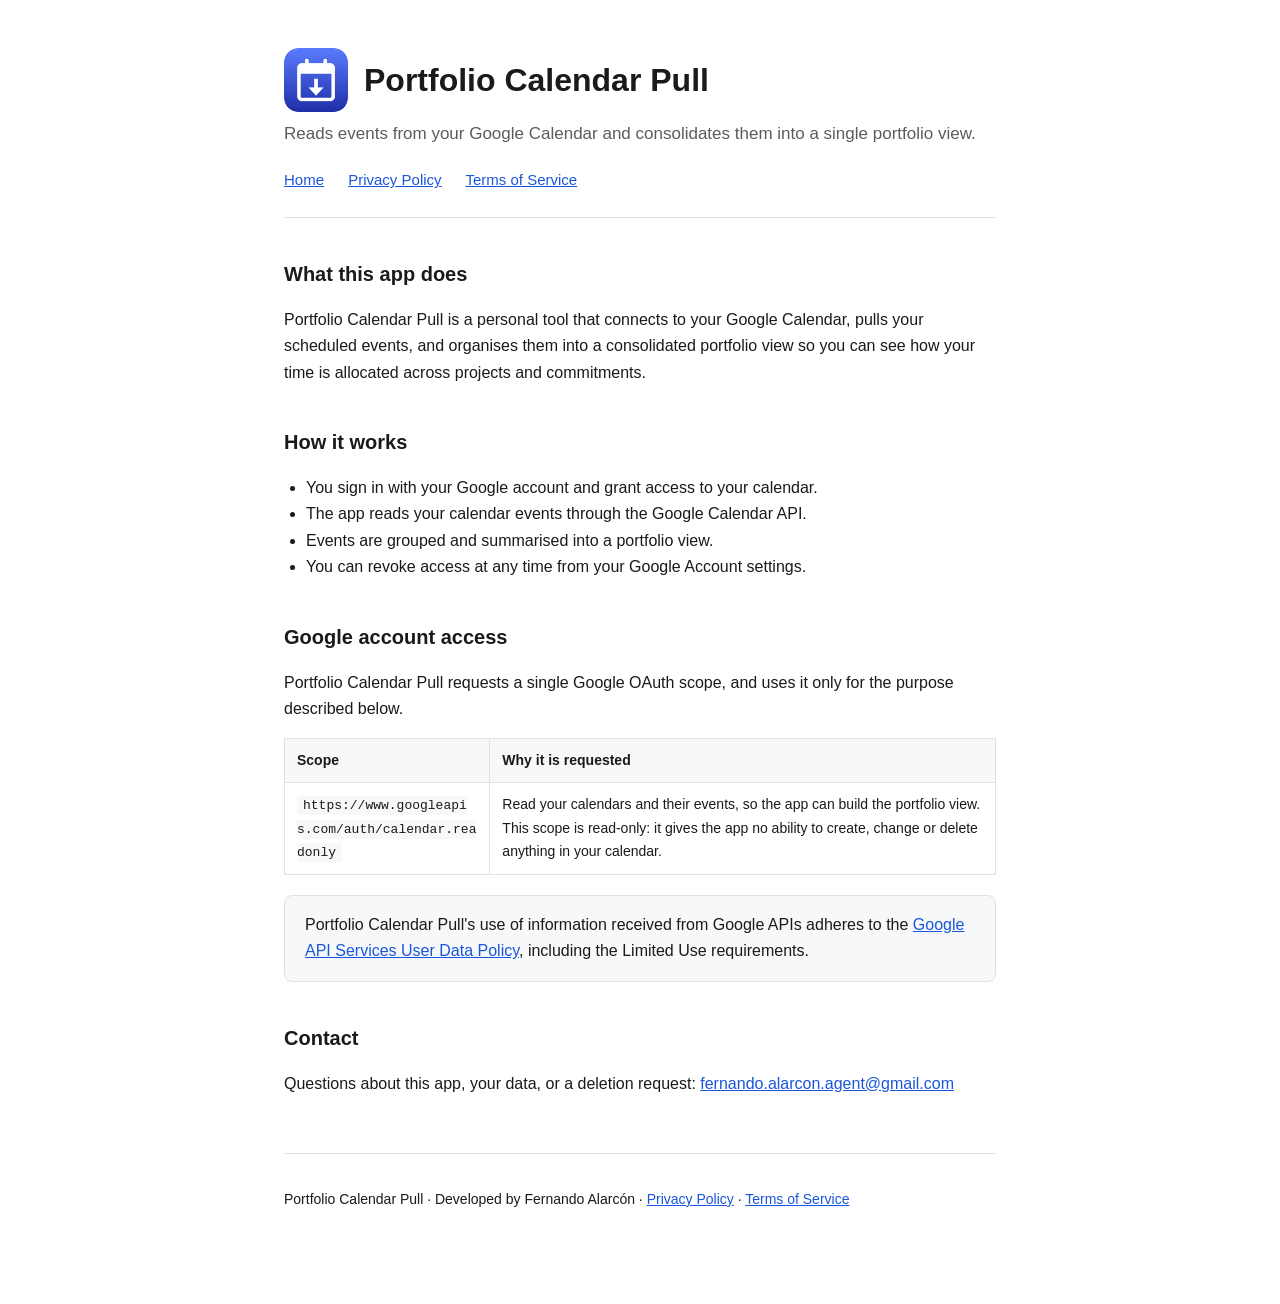
<file: docs/index.html>
<!DOCTYPE html>
<html lang="en">
<head>
<meta charset="utf-8">
<meta name="viewport" content="width=device-width, initial-scale=1">
<title>Portfolio Calendar Pull</title>
<meta name="description" content="Portfolio Calendar Pull reads events from your Google Calendar and consolidates them into a single portfolio view.">
<link rel="icon" type="image/png" href="favicon.png">
<link rel="stylesheet" href="style.css">
</head>
<body>
<div class="wrap">

<header>
  <div class="brand">
    <img src="logo.png" width="64" height="64" alt="Portfolio Calendar Pull logo">
    <h1>Portfolio Calendar Pull</h1>
  </div>
  <p class="tagline">Reads events from your Google Calendar and consolidates them into a single portfolio view.</p>
  <nav>
    <a href="index.html">Home</a>
    <a href="privacy.html">Privacy Policy</a>
    <a href="terms.html">Terms of Service</a>
  </nav>
</header>

<h2>What this app does</h2>
<p>
  Portfolio Calendar Pull is a personal tool that connects to your Google Calendar,
  pulls your scheduled events, and organises them into a consolidated portfolio view
  so you can see how your time is allocated across projects and commitments.
</p>

<h2>How it works</h2>
<ul>
  <li>You sign in with your Google account and grant access to your calendar.</li>
  <li>The app reads your calendar events through the Google Calendar API.</li>
  <li>Events are grouped and summarised into a portfolio view.</li>
  <li>You can revoke access at any time from your Google Account settings.</li>
</ul>

<h2>Google account access</h2>
<p>
  Portfolio Calendar Pull requests a single Google OAuth scope, and uses it only for the
  purpose described below.
</p>

<table>
  <thead>
    <tr><th>Scope</th><th>Why it is requested</th></tr>
  </thead>
  <tbody>
    <tr>
      <td><code>https://www.googleapis.com/auth/calendar.readonly</code></td>
      <td>Read your calendars and their events, so the app can build the portfolio view.
          This scope is read-only: it gives the app no ability to create, change or delete
          anything in your calendar.</td>
    </tr>
  </tbody>
</table>

<div class="card">
  <p style="margin:0">
    Portfolio Calendar Pull's use of information received from Google APIs adheres to the
    <a href="https://developers.google.com/terms/api-services-user-data-policy" target="_blank" rel="noopener">Google API Services User Data Policy</a>,
    including the Limited Use requirements.
  </p>
</div>

<h2>Contact</h2>
<p>
  Questions about this app, your data, or a deletion request:
  <a href="mailto:fernando.alarcon.agent@gmail.com">fernando.alarcon.agent@gmail.com</a>
</p>

<footer>
  <p>Portfolio Calendar Pull &middot; Developed by Fernando Alarcón &middot;
  <a href="privacy.html">Privacy Policy</a> &middot;
  <a href="terms.html">Terms of Service</a></p>
</footer>

</div>
</body>
</html>
</file>
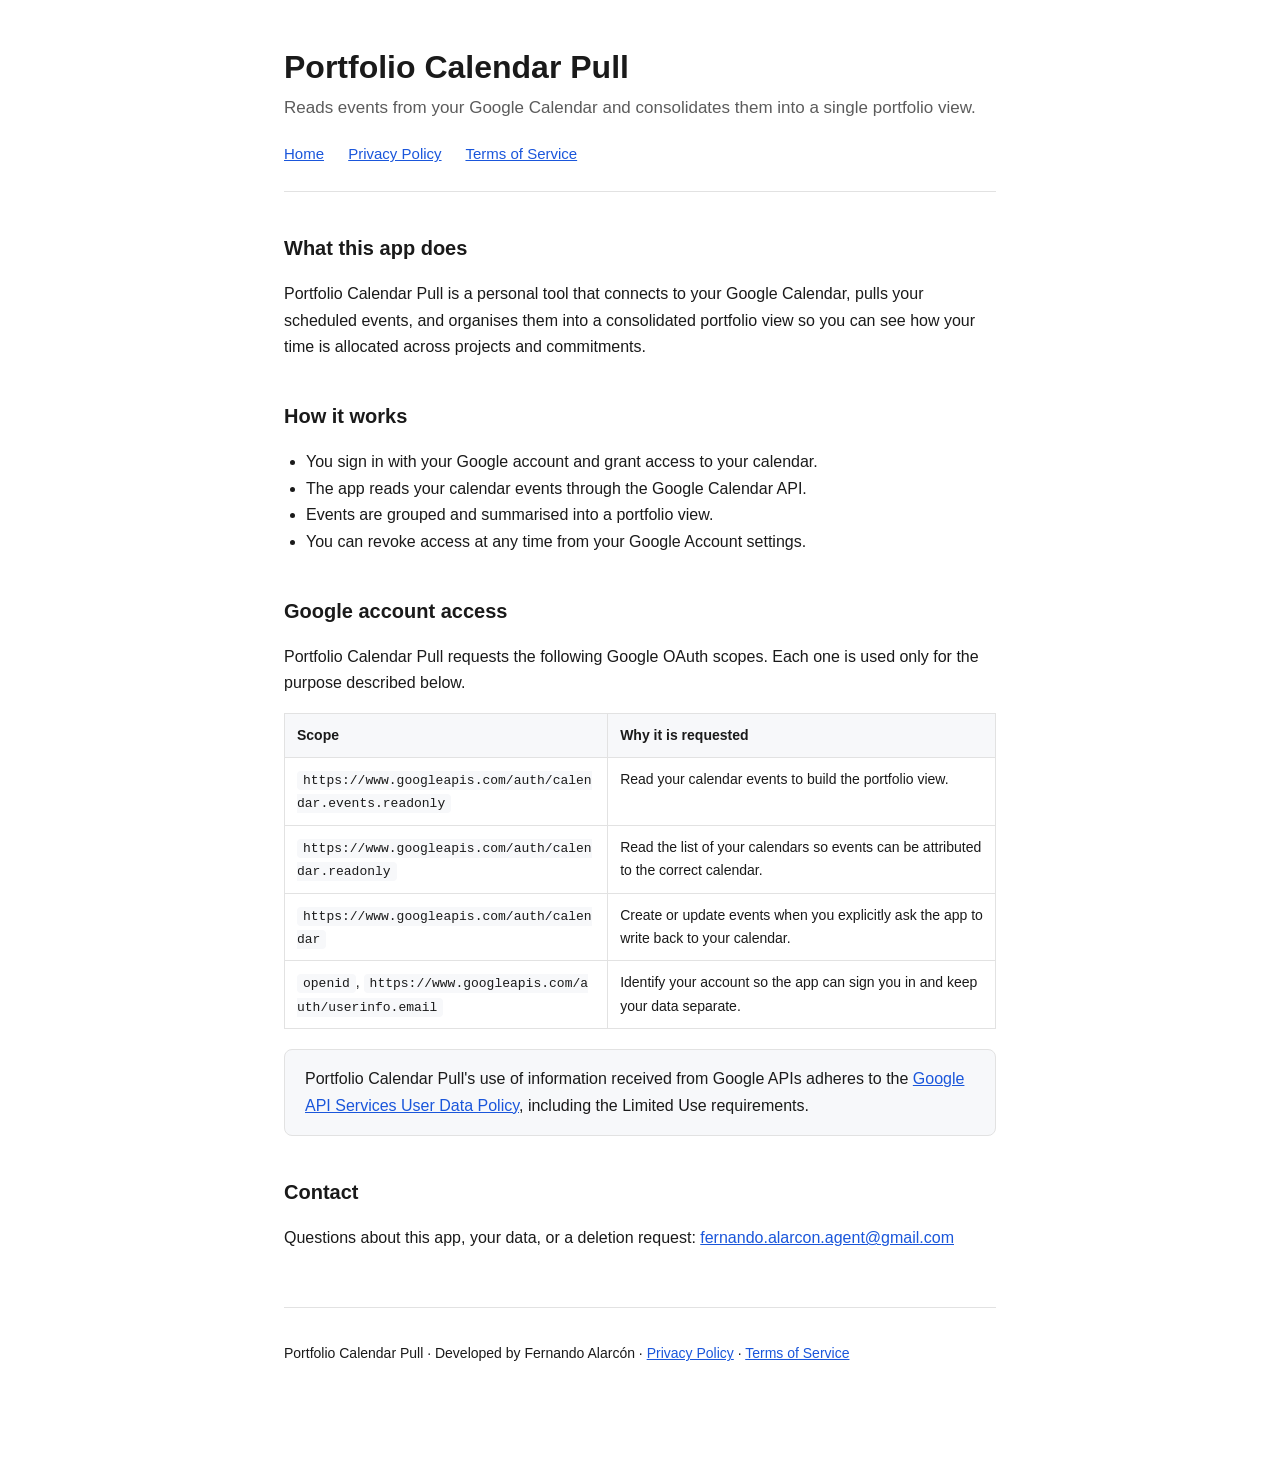
<file: site/index.html>
<!DOCTYPE html>
<html lang="en">
<head>
<meta charset="utf-8">
<meta name="viewport" content="width=device-width, initial-scale=1">
<title>Portfolio Calendar Pull</title>
<meta name="description" content="Portfolio Calendar Pull reads events from your Google Calendar and consolidates them into a single portfolio view.">
<link rel="stylesheet" href="style.css">
</head>
<body>
<div class="wrap">

<header>
  <h1>Portfolio Calendar Pull</h1>
  <p class="tagline">Reads events from your Google Calendar and consolidates them into a single portfolio view.</p>
  <nav>
    <a href="index.html">Home</a>
    <a href="privacy.html">Privacy Policy</a>
    <a href="terms.html">Terms of Service</a>
  </nav>
</header>

<h2>What this app does</h2>
<p>
  Portfolio Calendar Pull is a personal tool that connects to your Google Calendar,
  pulls your scheduled events, and organises them into a consolidated portfolio view
  so you can see how your time is allocated across projects and commitments.
</p>

<h2>How it works</h2>
<ul>
  <li>You sign in with your Google account and grant access to your calendar.</li>
  <li>The app reads your calendar events through the Google Calendar API.</li>
  <li>Events are grouped and summarised into a portfolio view.</li>
  <li>You can revoke access at any time from your Google Account settings.</li>
</ul>

<h2>Google account access</h2>
<p>
  Portfolio Calendar Pull requests the following Google OAuth scopes. Each one is used
  only for the purpose described below.
</p>

<table>
  <thead>
    <tr><th>Scope</th><th>Why it is requested</th></tr>
  </thead>
  <tbody>
    <tr>
      <td><code>https://www.googleapis.com/auth/calendar.events.readonly</code></td>
      <td>Read your calendar events to build the portfolio view.</td>
    </tr>
    <tr>
      <td><code>https://www.googleapis.com/auth/calendar.readonly</code></td>
      <td>Read the list of your calendars so events can be attributed to the correct calendar.</td>
    </tr>
    <tr>
      <td><code>https://www.googleapis.com/auth/calendar</code></td>
      <td>Create or update events when you explicitly ask the app to write back to your calendar.</td>
    </tr>
    <tr>
      <td><code>openid</code>, <code>https://www.googleapis.com/auth/userinfo.email</code></td>
      <td>Identify your account so the app can sign you in and keep your data separate.</td>
    </tr>
  </tbody>
</table>

<div class="card">
  <p style="margin:0">
    Portfolio Calendar Pull's use of information received from Google APIs adheres to the
    <a href="https://developers.google.com/terms/api-services-user-data-policy" target="_blank" rel="noopener">Google API Services User Data Policy</a>,
    including the Limited Use requirements.
  </p>
</div>

<h2>Contact</h2>
<p>
  Questions about this app, your data, or a deletion request:
  <a href="mailto:fernando.alarcon.agent@gmail.com">fernando.alarcon.agent@gmail.com</a>
</p>

<footer>
  <p>Portfolio Calendar Pull &middot; Developed by Fernando Alarcón &middot;
  <a href="privacy.html">Privacy Policy</a> &middot;
  <a href="terms.html">Terms of Service</a></p>
</footer>

</div>
</body>
</html>
</file>
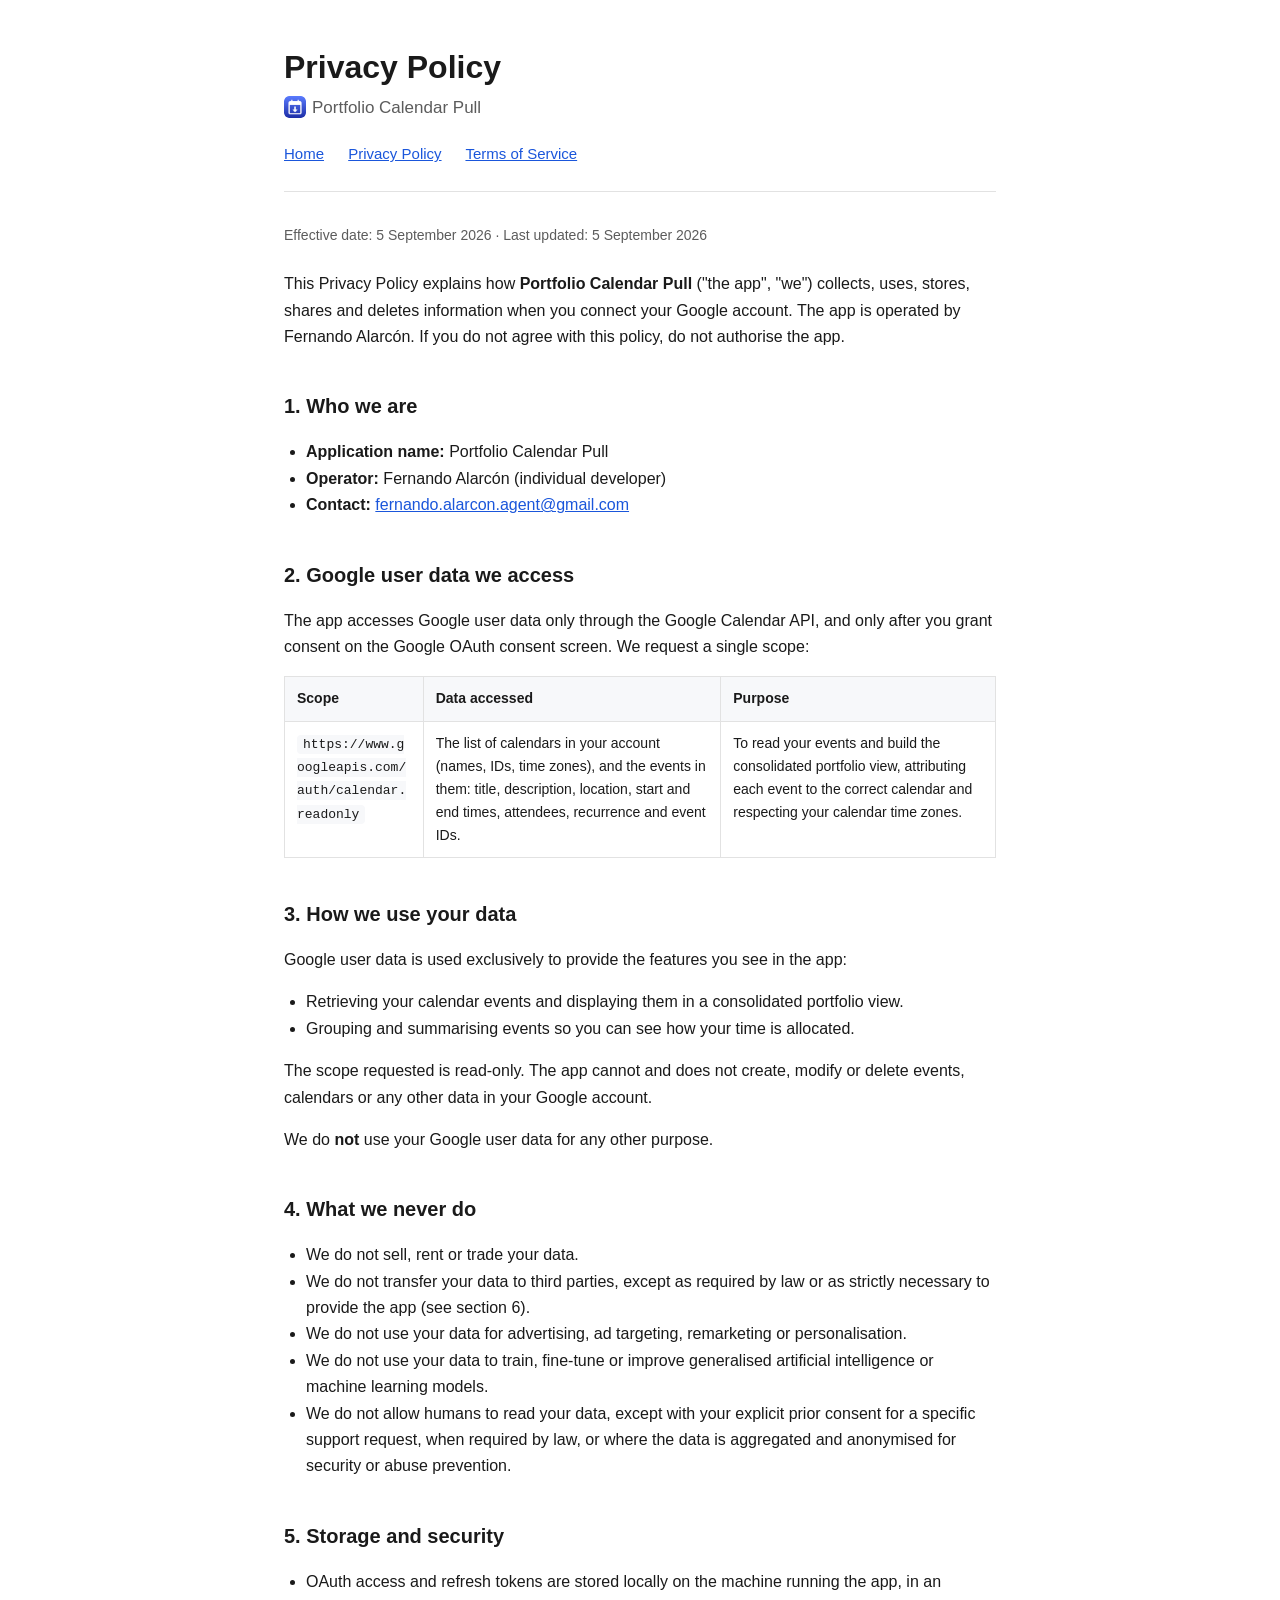
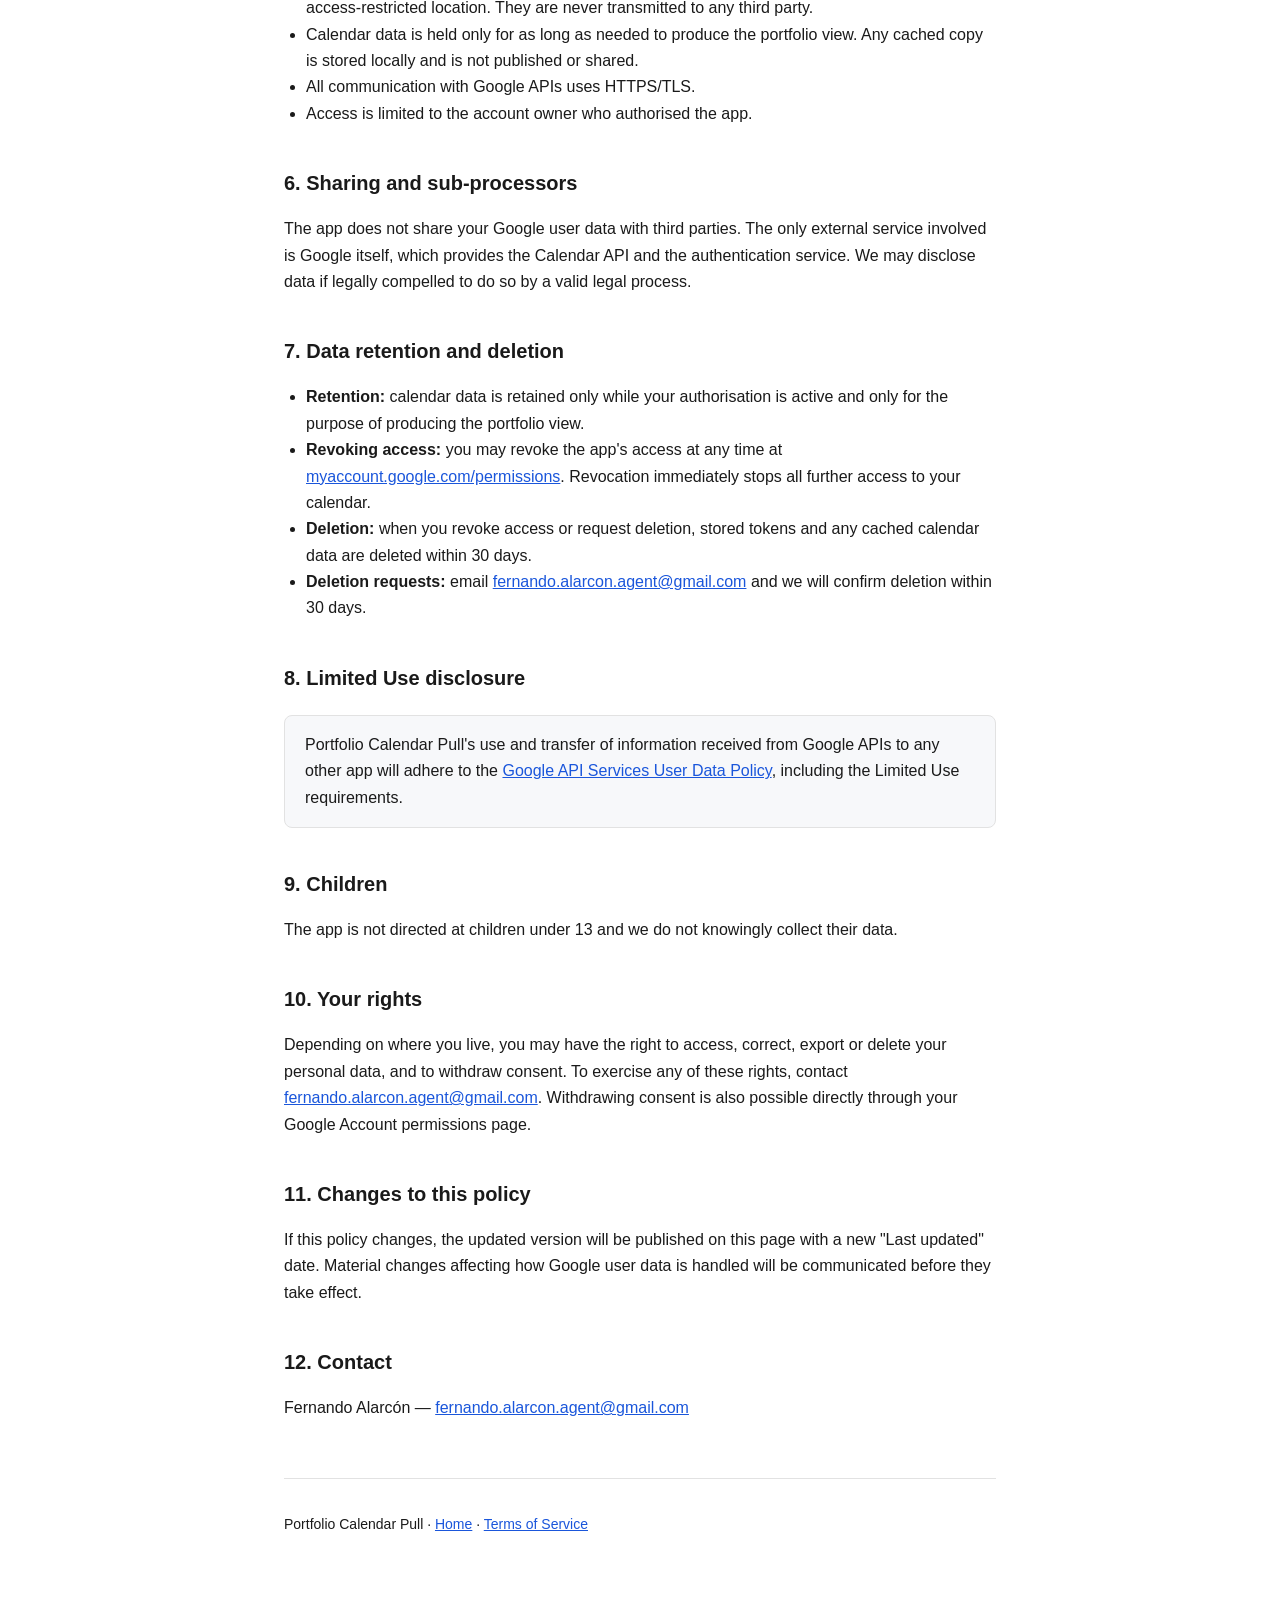
<file: docs/privacy.html>
<!DOCTYPE html>
<html lang="en">
<head>
<meta charset="utf-8">
<meta name="viewport" content="width=device-width, initial-scale=1">
<title>Privacy Policy — Portfolio Calendar Pull</title>
<meta name="description" content="Privacy Policy for Portfolio Calendar Pull: what Google user data is accessed, why, how it is stored, shared, retained and deleted.">
<link rel="icon" type="image/png" href="favicon.png">
<link rel="stylesheet" href="style.css">
</head>
<body>
<div class="wrap">

<header>
  <h1>Privacy Policy</h1>
  <p class="tagline">
    <img src="logo.png" width="22" height="22" alt="" style="vertical-align:-5px;border-radius:5px;margin-right:6px">Portfolio Calendar Pull</p>
  <nav>
    <a href="index.html">Home</a>
    <a href="privacy.html">Privacy Policy</a>
    <a href="terms.html">Terms of Service</a>
  </nav>
</header>

<p class="meta">Effective date: 5 September 2026 &middot; Last updated: 5 September 2026</p>

<p>
  This Privacy Policy explains how <strong>Portfolio Calendar Pull</strong> ("the app", "we")
  collects, uses, stores, shares and deletes information when you connect your Google account.
  The app is operated by Fernando Alarcón. If you do not agree with this policy, do not
  authorise the app.
</p>

<h2>1. Who we are</h2>
<ul>
  <li><strong>Application name:</strong> Portfolio Calendar Pull</li>
  <li><strong>Operator:</strong> Fernando Alarcón (individual developer)</li>
  <li><strong>Contact:</strong> <a href="mailto:fernando.alarcon.agent@gmail.com">fernando.alarcon.agent@gmail.com</a></li>
</ul>

<h2>2. Google user data we access</h2>
<p>
  The app accesses Google user data only through the Google Calendar API, and only after you
  grant consent on the Google OAuth consent screen. We request a single scope:
</p>

<table>
  <thead>
    <tr><th>Scope</th><th>Data accessed</th><th>Purpose</th></tr>
  </thead>
  <tbody>
    <tr>
      <td><code>https://www.googleapis.com/auth/calendar.readonly</code></td>
      <td>The list of calendars in your account (names, IDs, time zones), and the events in
          them: title, description, location, start and end times, attendees, recurrence and
          event IDs.</td>
      <td>To read your events and build the consolidated portfolio view, attributing each
          event to the correct calendar and respecting your calendar time zones.</td>
    </tr>
  </tbody>
</table>

<h2>3. How we use your data</h2>
<p>Google user data is used exclusively to provide the features you see in the app:</p>
<ul>
  <li>Retrieving your calendar events and displaying them in a consolidated portfolio view.</li>
  <li>Grouping and summarising events so you can see how your time is allocated.</li>
</ul>
<p>
  The scope requested is read-only. The app cannot and does not create, modify or delete
  events, calendars or any other data in your Google account.
</p>
<p>We do <strong>not</strong> use your Google user data for any other purpose.</p>

<h2>4. What we never do</h2>
<ul>
  <li>We do not sell, rent or trade your data.</li>
  <li>We do not transfer your data to third parties, except as required by law or as strictly necessary to provide the app (see section 6).</li>
  <li>We do not use your data for advertising, ad targeting, remarketing or personalisation.</li>
  <li>We do not use your data to train, fine-tune or improve generalised artificial intelligence or machine learning models.</li>
  <li>We do not allow humans to read your data, except with your explicit prior consent for a specific support request, when required by law, or where the data is aggregated and anonymised for security or abuse prevention.</li>
</ul>

<h2>5. Storage and security</h2>
<ul>
  <li>OAuth access and refresh tokens are stored locally on the machine running the app, in an access-restricted location. They are never transmitted to any third party.</li>
  <li>Calendar data is held only for as long as needed to produce the portfolio view. Any cached copy is stored locally and is not published or shared.</li>
  <li>All communication with Google APIs uses HTTPS/TLS.</li>
  <li>Access is limited to the account owner who authorised the app.</li>
</ul>

<h2>6. Sharing and sub-processors</h2>
<p>
  The app does not share your Google user data with third parties. The only external service
  involved is Google itself, which provides the Calendar API and the authentication service.
  We may disclose data if legally compelled to do so by a valid legal process.
</p>

<h2>7. Data retention and deletion</h2>
<ul>
  <li><strong>Retention:</strong> calendar data is retained only while your authorisation is active and only for the purpose of producing the portfolio view.</li>
  <li><strong>Revoking access:</strong> you may revoke the app's access at any time at
      <a href="https://myaccount.google.com/permissions" target="_blank" rel="noopener">myaccount.google.com/permissions</a>.
      Revocation immediately stops all further access to your calendar.</li>
  <li><strong>Deletion:</strong> when you revoke access or request deletion, stored tokens and any cached calendar data are deleted within 30 days.</li>
  <li><strong>Deletion requests:</strong> email
      <a href="mailto:fernando.alarcon.agent@gmail.com">fernando.alarcon.agent@gmail.com</a>
      and we will confirm deletion within 30 days.</li>
</ul>

<h2>8. Limited Use disclosure</h2>
<div class="card">
  <p style="margin:0">
    Portfolio Calendar Pull's use and transfer of information received from Google APIs to any
    other app will adhere to the
    <a href="https://developers.google.com/terms/api-services-user-data-policy" target="_blank" rel="noopener">Google API Services User Data Policy</a>,
    including the Limited Use requirements.
  </p>
</div>

<h2>9. Children</h2>
<p>The app is not directed at children under 13 and we do not knowingly collect their data.</p>

<h2>10. Your rights</h2>
<p>
  Depending on where you live, you may have the right to access, correct, export or delete your
  personal data, and to withdraw consent. To exercise any of these rights, contact
  <a href="mailto:fernando.alarcon.agent@gmail.com">fernando.alarcon.agent@gmail.com</a>.
  Withdrawing consent is also possible directly through your Google Account permissions page.
</p>

<h2>11. Changes to this policy</h2>
<p>
  If this policy changes, the updated version will be published on this page with a new
  "Last updated" date. Material changes affecting how Google user data is handled will be
  communicated before they take effect.
</p>

<h2>12. Contact</h2>
<p>
  Fernando Alarcón —
  <a href="mailto:fernando.alarcon.agent@gmail.com">fernando.alarcon.agent@gmail.com</a>
</p>

<footer>
  <p>Portfolio Calendar Pull &middot;
  <a href="index.html">Home</a> &middot;
  <a href="terms.html">Terms of Service</a></p>
</footer>

</div>
</body>
</html>
</file>
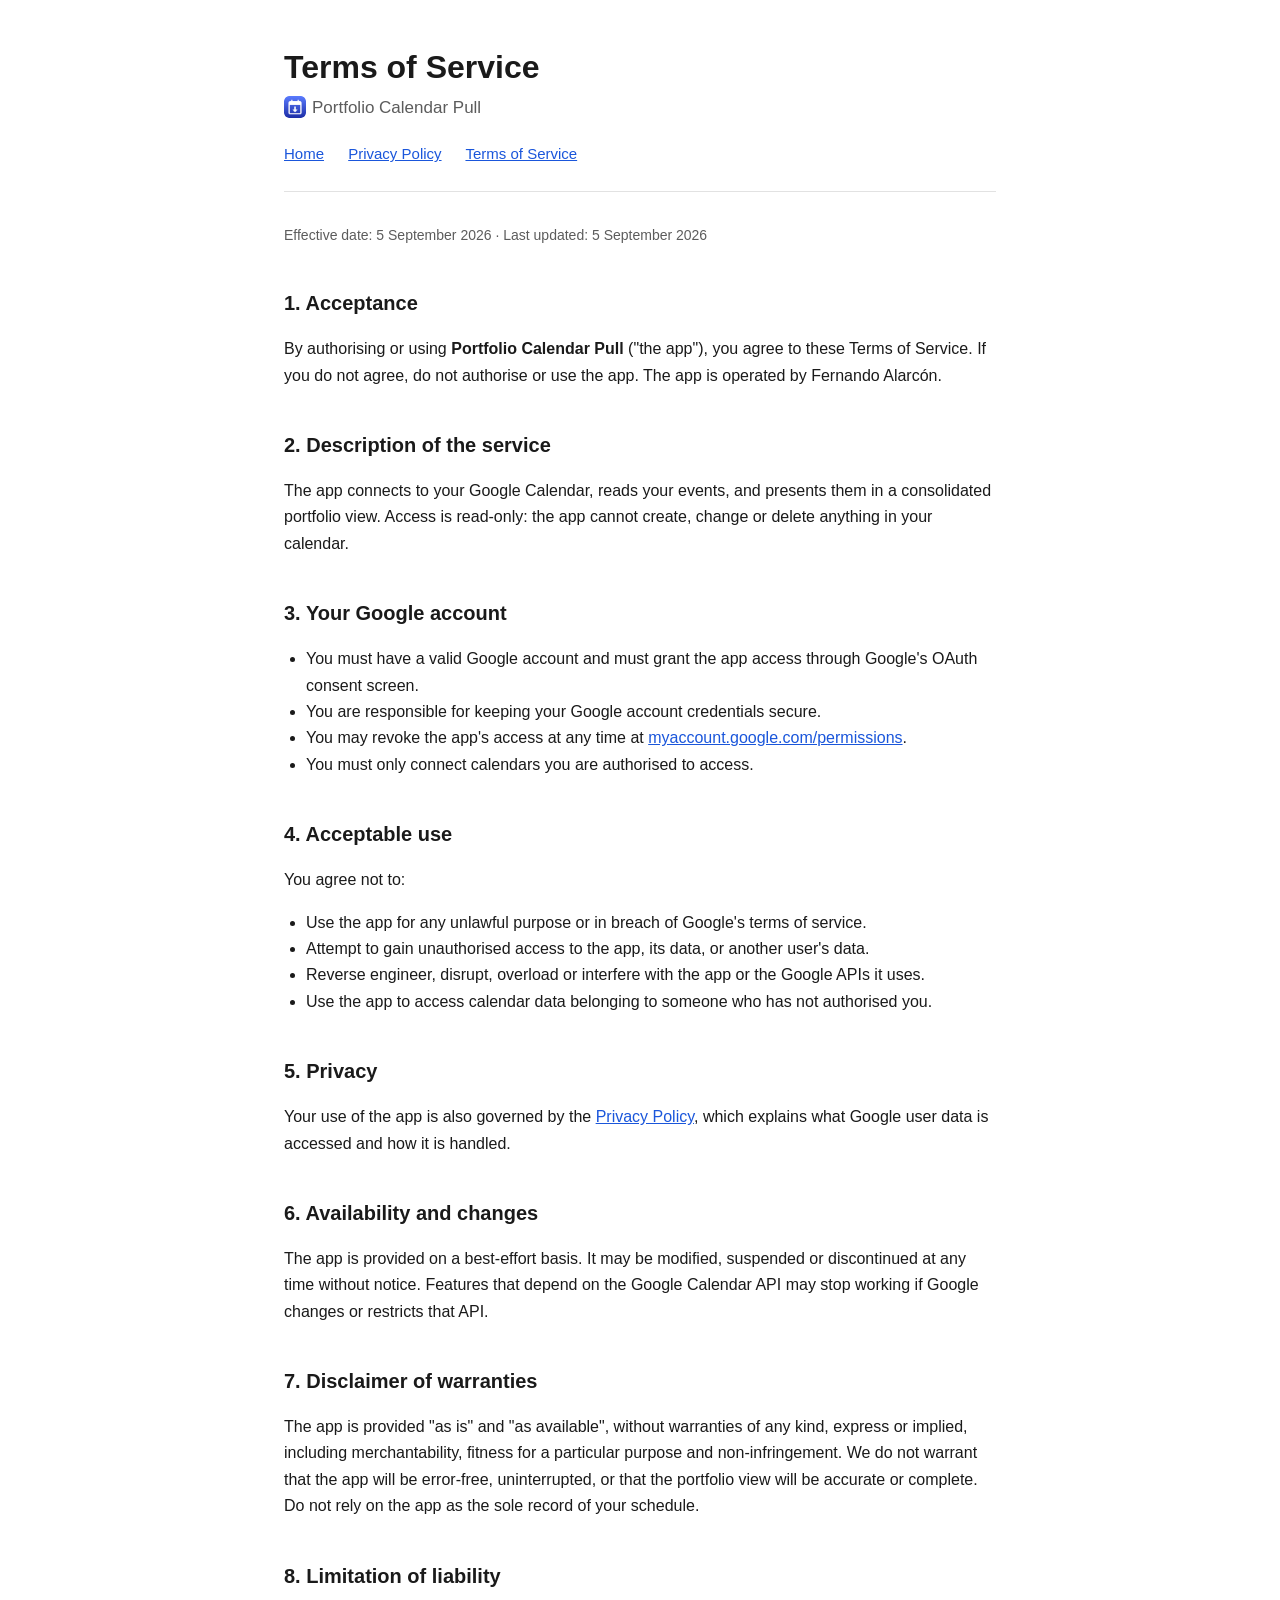
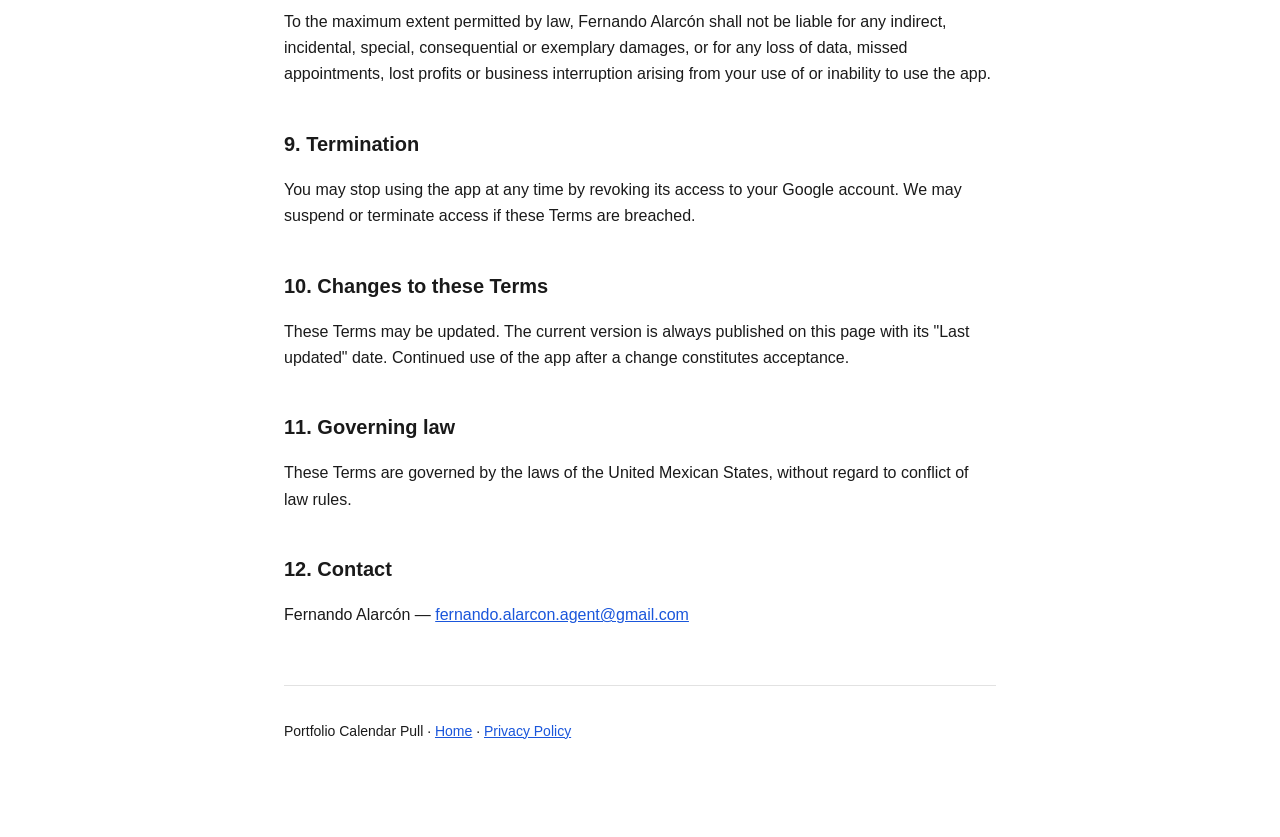
<file: docs/terms.html>
<!DOCTYPE html>
<html lang="en">
<head>
<meta charset="utf-8">
<meta name="viewport" content="width=device-width, initial-scale=1">
<title>Terms of Service — Portfolio Calendar Pull</title>
<meta name="description" content="Terms of Service for Portfolio Calendar Pull.">
<link rel="icon" type="image/png" href="favicon.png">
<link rel="stylesheet" href="style.css">
</head>
<body>
<div class="wrap">

<header>
  <h1>Terms of Service</h1>
  <p class="tagline">
    <img src="logo.png" width="22" height="22" alt="" style="vertical-align:-5px;border-radius:5px;margin-right:6px">Portfolio Calendar Pull</p>
  <nav>
    <a href="index.html">Home</a>
    <a href="privacy.html">Privacy Policy</a>
    <a href="terms.html">Terms of Service</a>
  </nav>
</header>

<p class="meta">Effective date: 5 September 2026 &middot; Last updated: 5 September 2026</p>

<h2>1. Acceptance</h2>
<p>
  By authorising or using <strong>Portfolio Calendar Pull</strong> ("the app"), you agree to
  these Terms of Service. If you do not agree, do not authorise or use the app. The app is
  operated by Fernando Alarcón.
</p>

<h2>2. Description of the service</h2>
<p>
  The app connects to your Google Calendar, reads your events, and presents them in a
  consolidated portfolio view. Access is read-only: the app cannot create, change or delete
  anything in your calendar.
</p>

<h2>3. Your Google account</h2>
<ul>
  <li>You must have a valid Google account and must grant the app access through Google's OAuth consent screen.</li>
  <li>You are responsible for keeping your Google account credentials secure.</li>
  <li>You may revoke the app's access at any time at
      <a href="https://myaccount.google.com/permissions" target="_blank" rel="noopener">myaccount.google.com/permissions</a>.</li>
  <li>You must only connect calendars you are authorised to access.</li>
</ul>

<h2>4. Acceptable use</h2>
<p>You agree not to:</p>
<ul>
  <li>Use the app for any unlawful purpose or in breach of Google's terms of service.</li>
  <li>Attempt to gain unauthorised access to the app, its data, or another user's data.</li>
  <li>Reverse engineer, disrupt, overload or interfere with the app or the Google APIs it uses.</li>
  <li>Use the app to access calendar data belonging to someone who has not authorised you.</li>
</ul>

<h2>5. Privacy</h2>
<p>
  Your use of the app is also governed by the
  <a href="privacy.html">Privacy Policy</a>, which explains what Google user data is accessed
  and how it is handled.
</p>

<h2>6. Availability and changes</h2>
<p>
  The app is provided on a best-effort basis. It may be modified, suspended or discontinued at
  any time without notice. Features that depend on the Google Calendar API may stop working if
  Google changes or restricts that API.
</p>

<h2>7. Disclaimer of warranties</h2>
<p>
  The app is provided "as is" and "as available", without warranties of any kind, express or
  implied, including merchantability, fitness for a particular purpose and non-infringement.
  We do not warrant that the app will be error-free, uninterrupted, or that the portfolio view
  will be accurate or complete. Do not rely on the app as the sole record of your schedule.
</p>

<h2>8. Limitation of liability</h2>
<p>
  To the maximum extent permitted by law, Fernando Alarcón shall not be liable for any
  indirect, incidental, special, consequential or exemplary damages, or for any loss of data,
  missed appointments, lost profits or business interruption arising from your use of or
  inability to use the app.
</p>

<h2>9. Termination</h2>
<p>
  You may stop using the app at any time by revoking its access to your Google account. We may
  suspend or terminate access if these Terms are breached.
</p>

<h2>10. Changes to these Terms</h2>
<p>
  These Terms may be updated. The current version is always published on this page with its
  "Last updated" date. Continued use of the app after a change constitutes acceptance.
</p>

<h2>11. Governing law</h2>
<p>
  These Terms are governed by the laws of the United Mexican States, without regard to conflict
  of law rules.
</p>

<h2>12. Contact</h2>
<p>
  Fernando Alarcón —
  <a href="mailto:fernando.alarcon.agent@gmail.com">fernando.alarcon.agent@gmail.com</a>
</p>

<footer>
  <p>Portfolio Calendar Pull &middot;
  <a href="index.html">Home</a> &middot;
  <a href="privacy.html">Privacy Policy</a></p>
</footer>

</div>
</body>
</html>
</file>
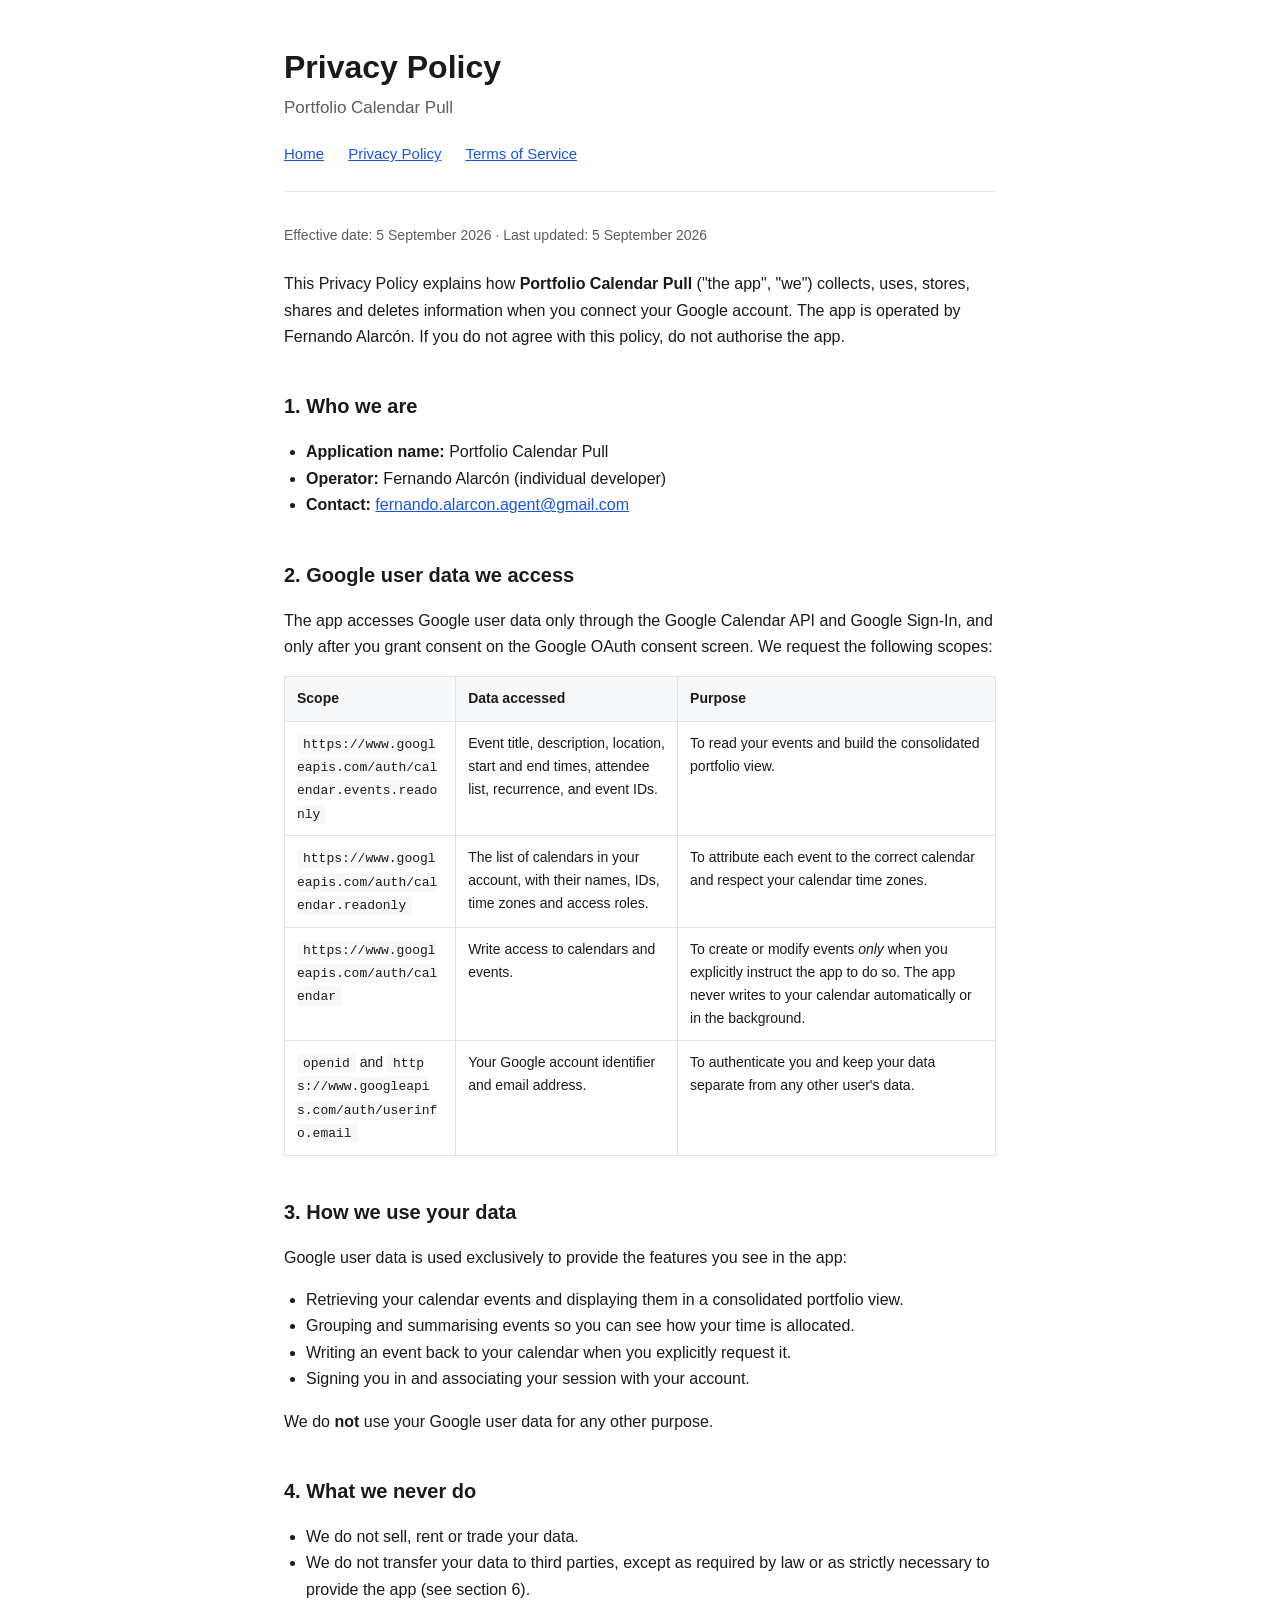
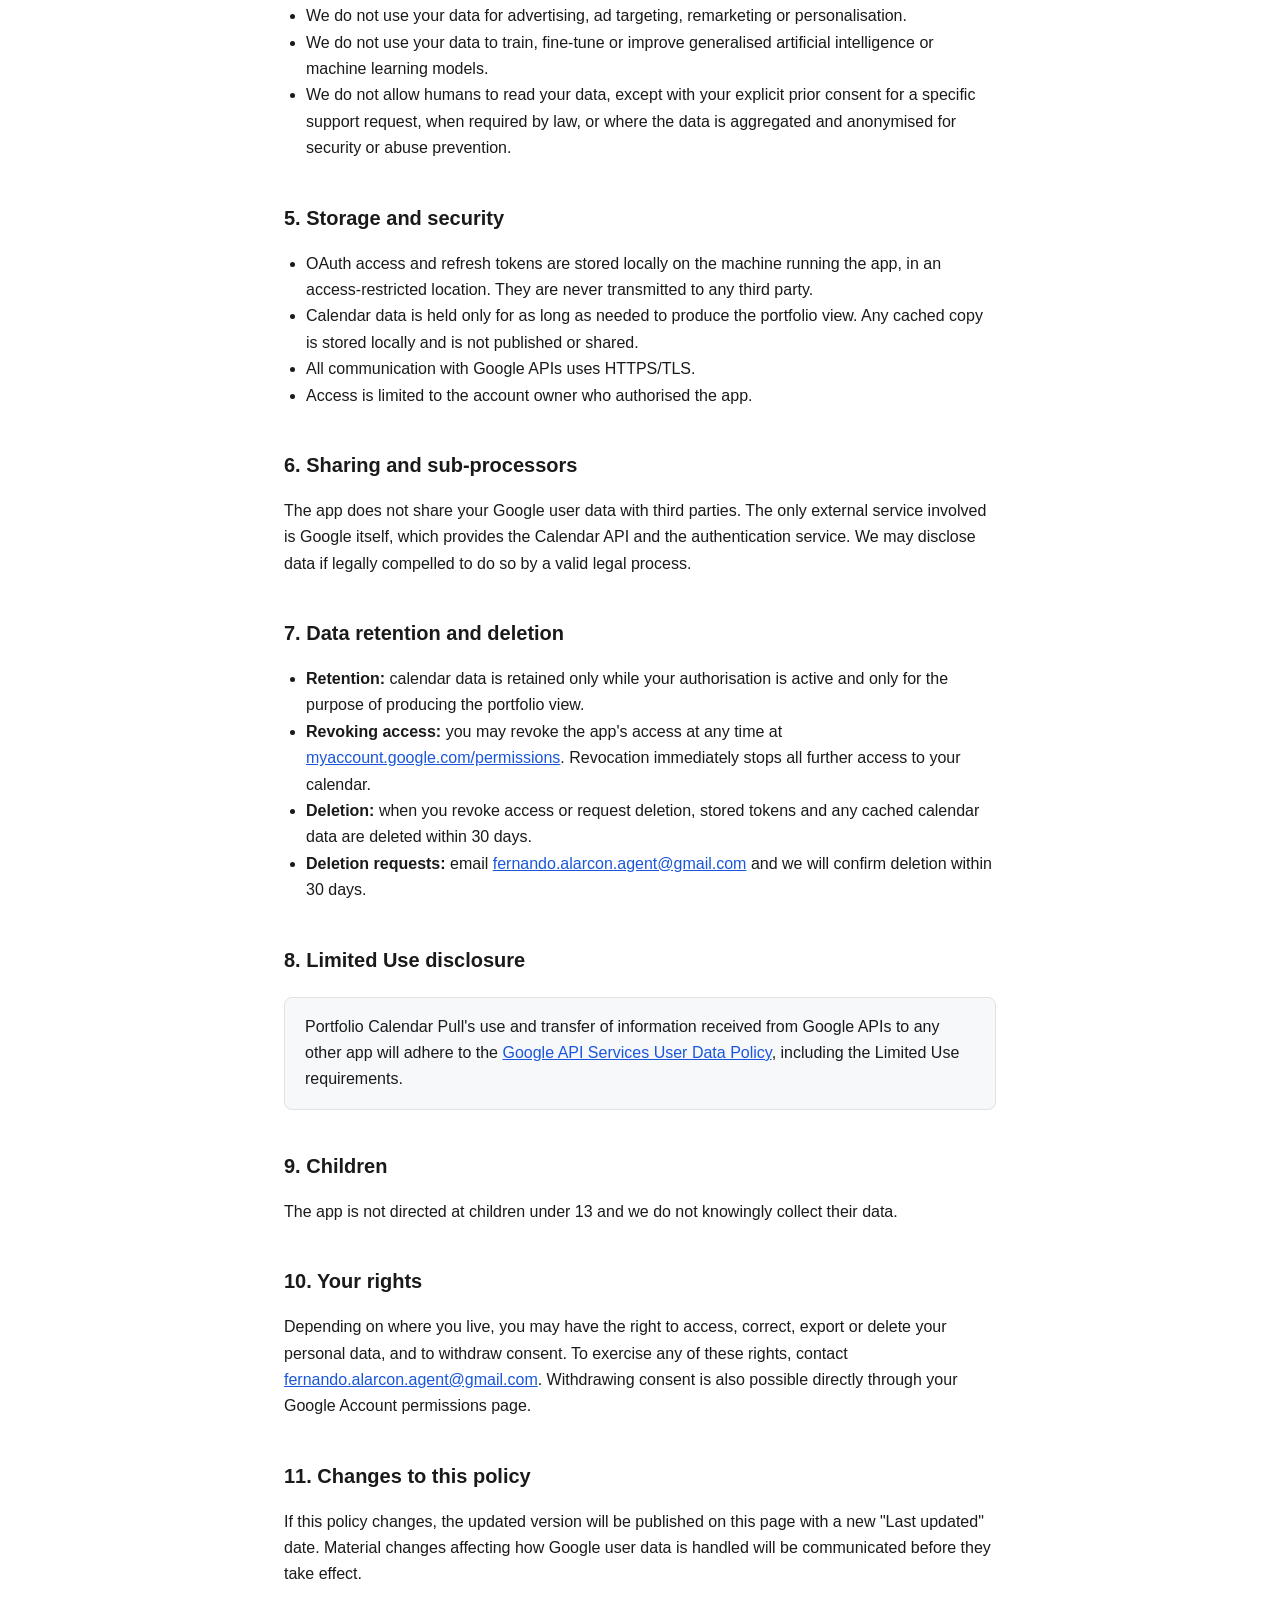
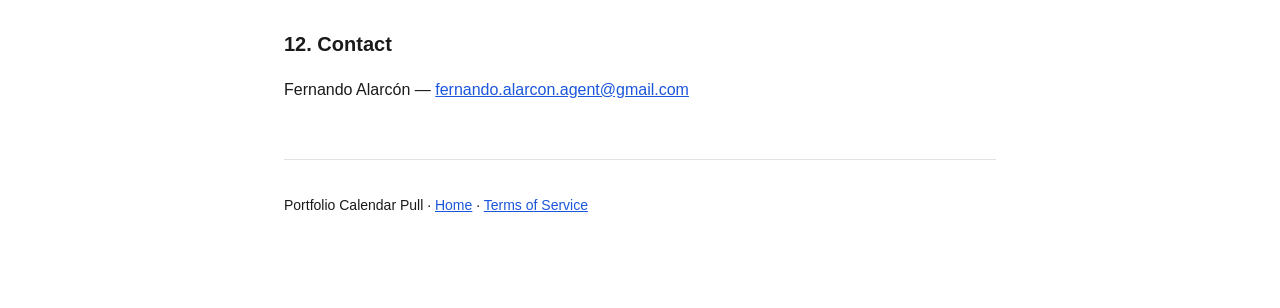
<file: site/privacy.html>
<!DOCTYPE html>
<html lang="en">
<head>
<meta charset="utf-8">
<meta name="viewport" content="width=device-width, initial-scale=1">
<title>Privacy Policy — Portfolio Calendar Pull</title>
<meta name="description" content="Privacy Policy for Portfolio Calendar Pull: what Google user data is accessed, why, how it is stored, shared, retained and deleted.">
<link rel="stylesheet" href="style.css">
</head>
<body>
<div class="wrap">

<header>
  <h1>Privacy Policy</h1>
  <p class="tagline">Portfolio Calendar Pull</p>
  <nav>
    <a href="index.html">Home</a>
    <a href="privacy.html">Privacy Policy</a>
    <a href="terms.html">Terms of Service</a>
  </nav>
</header>

<p class="meta">Effective date: 5 September 2026 &middot; Last updated: 5 September 2026</p>

<p>
  This Privacy Policy explains how <strong>Portfolio Calendar Pull</strong> ("the app", "we")
  collects, uses, stores, shares and deletes information when you connect your Google account.
  The app is operated by Fernando Alarcón. If you do not agree with this policy, do not
  authorise the app.
</p>

<h2>1. Who we are</h2>
<ul>
  <li><strong>Application name:</strong> Portfolio Calendar Pull</li>
  <li><strong>Operator:</strong> Fernando Alarcón (individual developer)</li>
  <li><strong>Contact:</strong> <a href="mailto:fernando.alarcon.agent@gmail.com">fernando.alarcon.agent@gmail.com</a></li>
</ul>

<h2>2. Google user data we access</h2>
<p>
  The app accesses Google user data only through the Google Calendar API and Google Sign-In,
  and only after you grant consent on the Google OAuth consent screen. We request the
  following scopes:
</p>

<table>
  <thead>
    <tr><th>Scope</th><th>Data accessed</th><th>Purpose</th></tr>
  </thead>
  <tbody>
    <tr>
      <td><code>https://www.googleapis.com/auth/calendar.events.readonly</code></td>
      <td>Event title, description, location, start and end times, attendee list, recurrence, and event IDs.</td>
      <td>To read your events and build the consolidated portfolio view.</td>
    </tr>
    <tr>
      <td><code>https://www.googleapis.com/auth/calendar.readonly</code></td>
      <td>The list of calendars in your account, with their names, IDs, time zones and access roles.</td>
      <td>To attribute each event to the correct calendar and respect your calendar time zones.</td>
    </tr>
    <tr>
      <td><code>https://www.googleapis.com/auth/calendar</code></td>
      <td>Write access to calendars and events.</td>
      <td>To create or modify events <em>only</em> when you explicitly instruct the app to do so. The app never writes to your calendar automatically or in the background.</td>
    </tr>
    <tr>
      <td><code>openid</code> and <code>https://www.googleapis.com/auth/userinfo.email</code></td>
      <td>Your Google account identifier and email address.</td>
      <td>To authenticate you and keep your data separate from any other user's data.</td>
    </tr>
  </tbody>
</table>

<h2>3. How we use your data</h2>
<p>Google user data is used exclusively to provide the features you see in the app:</p>
<ul>
  <li>Retrieving your calendar events and displaying them in a consolidated portfolio view.</li>
  <li>Grouping and summarising events so you can see how your time is allocated.</li>
  <li>Writing an event back to your calendar when you explicitly request it.</li>
  <li>Signing you in and associating your session with your account.</li>
</ul>
<p>We do <strong>not</strong> use your Google user data for any other purpose.</p>

<h2>4. What we never do</h2>
<ul>
  <li>We do not sell, rent or trade your data.</li>
  <li>We do not transfer your data to third parties, except as required by law or as strictly necessary to provide the app (see section 6).</li>
  <li>We do not use your data for advertising, ad targeting, remarketing or personalisation.</li>
  <li>We do not use your data to train, fine-tune or improve generalised artificial intelligence or machine learning models.</li>
  <li>We do not allow humans to read your data, except with your explicit prior consent for a specific support request, when required by law, or where the data is aggregated and anonymised for security or abuse prevention.</li>
</ul>

<h2>5. Storage and security</h2>
<ul>
  <li>OAuth access and refresh tokens are stored locally on the machine running the app, in an access-restricted location. They are never transmitted to any third party.</li>
  <li>Calendar data is held only for as long as needed to produce the portfolio view. Any cached copy is stored locally and is not published or shared.</li>
  <li>All communication with Google APIs uses HTTPS/TLS.</li>
  <li>Access is limited to the account owner who authorised the app.</li>
</ul>

<h2>6. Sharing and sub-processors</h2>
<p>
  The app does not share your Google user data with third parties. The only external service
  involved is Google itself, which provides the Calendar API and the authentication service.
  We may disclose data if legally compelled to do so by a valid legal process.
</p>

<h2>7. Data retention and deletion</h2>
<ul>
  <li><strong>Retention:</strong> calendar data is retained only while your authorisation is active and only for the purpose of producing the portfolio view.</li>
  <li><strong>Revoking access:</strong> you may revoke the app's access at any time at
      <a href="https://myaccount.google.com/permissions" target="_blank" rel="noopener">myaccount.google.com/permissions</a>.
      Revocation immediately stops all further access to your calendar.</li>
  <li><strong>Deletion:</strong> when you revoke access or request deletion, stored tokens and any cached calendar data are deleted within 30 days.</li>
  <li><strong>Deletion requests:</strong> email
      <a href="mailto:fernando.alarcon.agent@gmail.com">fernando.alarcon.agent@gmail.com</a>
      and we will confirm deletion within 30 days.</li>
</ul>

<h2>8. Limited Use disclosure</h2>
<div class="card">
  <p style="margin:0">
    Portfolio Calendar Pull's use and transfer of information received from Google APIs to any
    other app will adhere to the
    <a href="https://developers.google.com/terms/api-services-user-data-policy" target="_blank" rel="noopener">Google API Services User Data Policy</a>,
    including the Limited Use requirements.
  </p>
</div>

<h2>9. Children</h2>
<p>The app is not directed at children under 13 and we do not knowingly collect their data.</p>

<h2>10. Your rights</h2>
<p>
  Depending on where you live, you may have the right to access, correct, export or delete your
  personal data, and to withdraw consent. To exercise any of these rights, contact
  <a href="mailto:fernando.alarcon.agent@gmail.com">fernando.alarcon.agent@gmail.com</a>.
  Withdrawing consent is also possible directly through your Google Account permissions page.
</p>

<h2>11. Changes to this policy</h2>
<p>
  If this policy changes, the updated version will be published on this page with a new
  "Last updated" date. Material changes affecting how Google user data is handled will be
  communicated before they take effect.
</p>

<h2>12. Contact</h2>
<p>
  Fernando Alarcón —
  <a href="mailto:fernando.alarcon.agent@gmail.com">fernando.alarcon.agent@gmail.com</a>
</p>

<footer>
  <p>Portfolio Calendar Pull &middot;
  <a href="index.html">Home</a> &middot;
  <a href="terms.html">Terms of Service</a></p>
</footer>

</div>
</body>
</html>
</file>
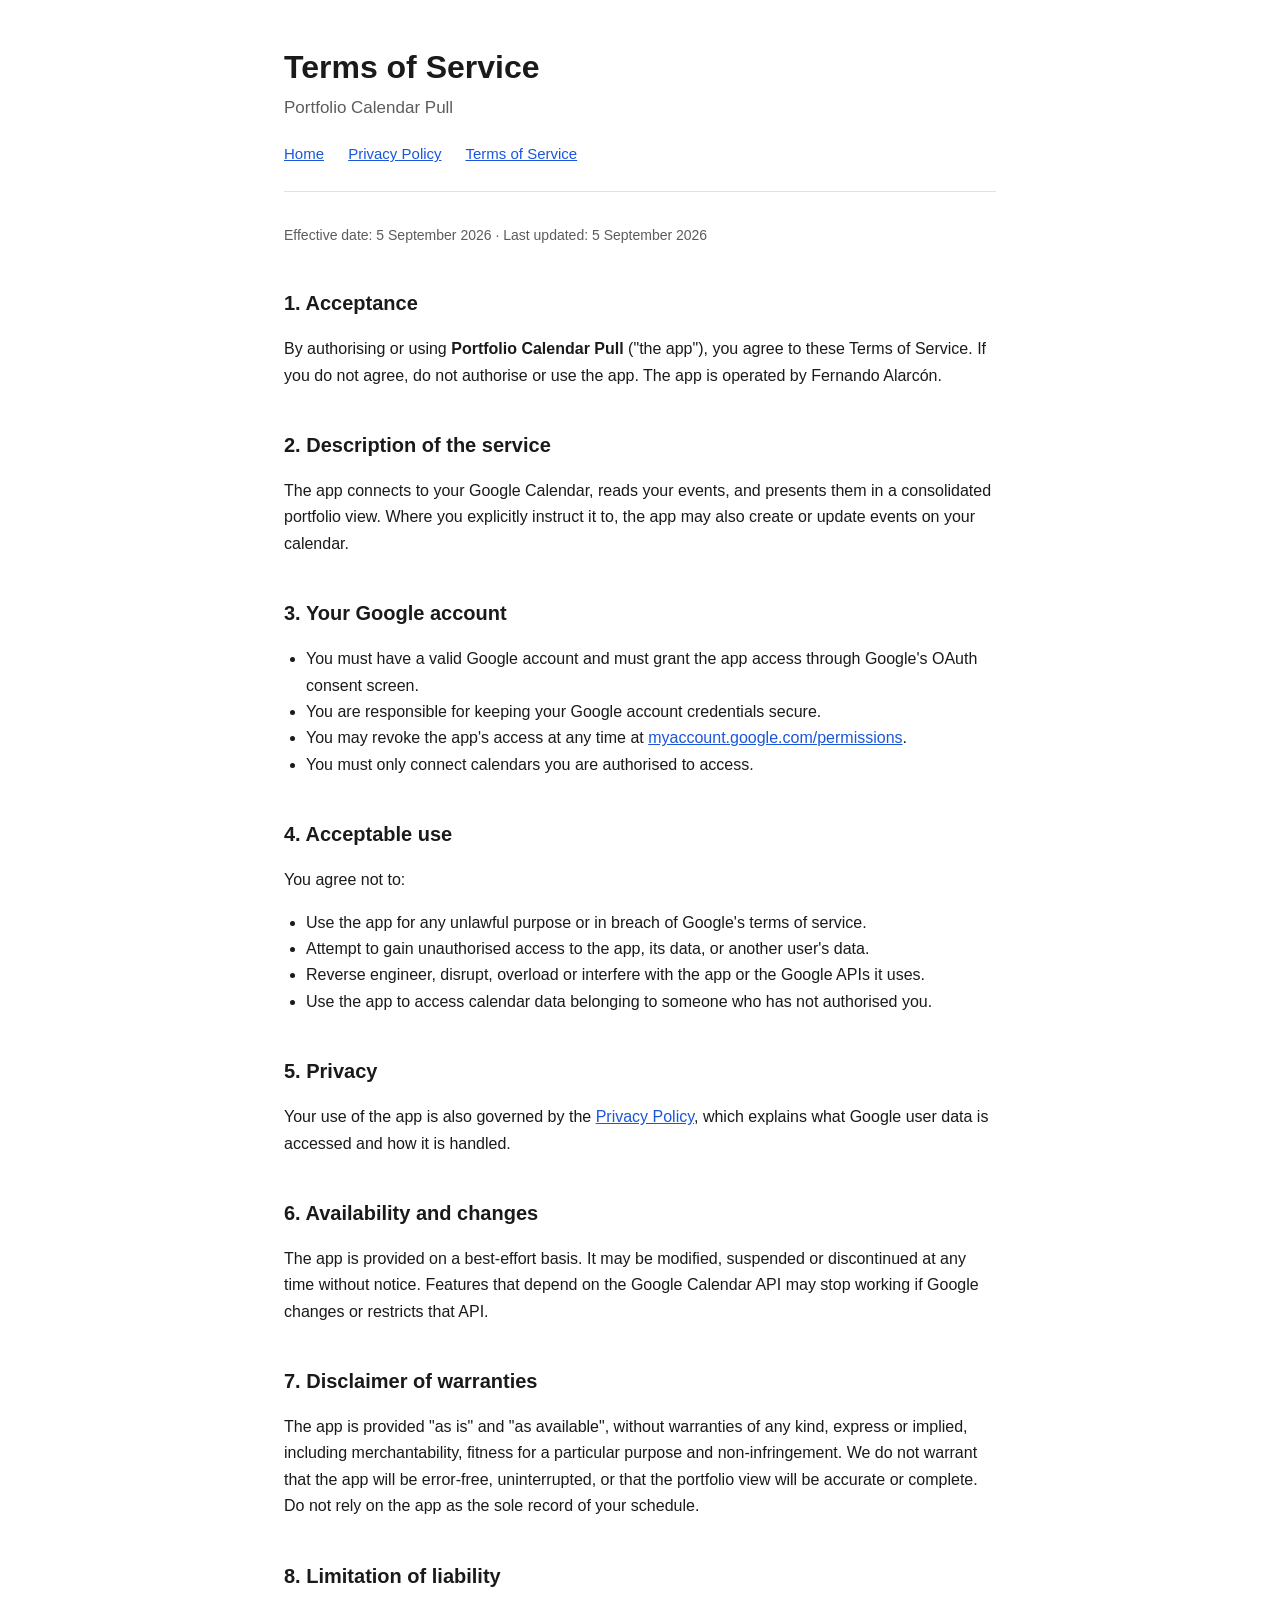
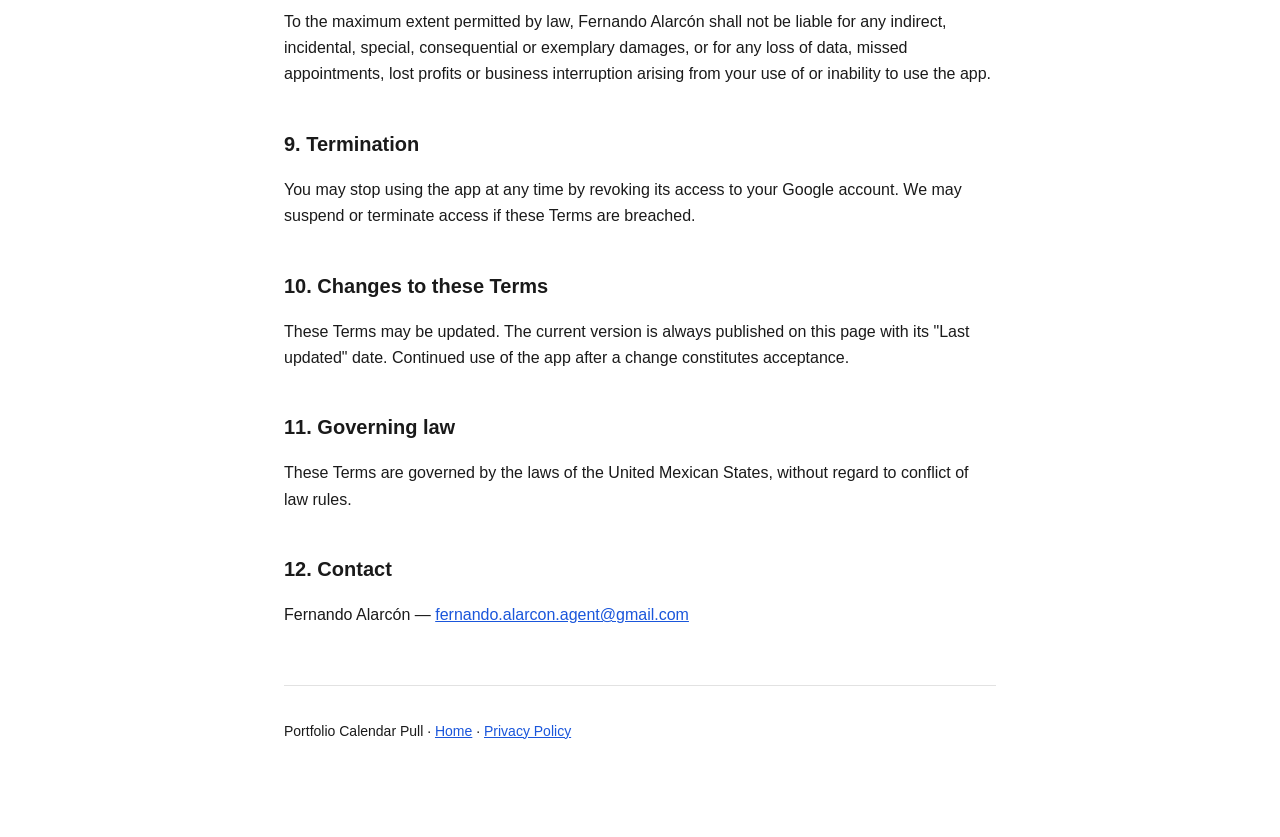
<file: site/terms.html>
<!DOCTYPE html>
<html lang="en">
<head>
<meta charset="utf-8">
<meta name="viewport" content="width=device-width, initial-scale=1">
<title>Terms of Service — Portfolio Calendar Pull</title>
<meta name="description" content="Terms of Service for Portfolio Calendar Pull.">
<link rel="stylesheet" href="style.css">
</head>
<body>
<div class="wrap">

<header>
  <h1>Terms of Service</h1>
  <p class="tagline">Portfolio Calendar Pull</p>
  <nav>
    <a href="index.html">Home</a>
    <a href="privacy.html">Privacy Policy</a>
    <a href="terms.html">Terms of Service</a>
  </nav>
</header>

<p class="meta">Effective date: 5 September 2026 &middot; Last updated: 5 September 2026</p>

<h2>1. Acceptance</h2>
<p>
  By authorising or using <strong>Portfolio Calendar Pull</strong> ("the app"), you agree to
  these Terms of Service. If you do not agree, do not authorise or use the app. The app is
  operated by Fernando Alarcón.
</p>

<h2>2. Description of the service</h2>
<p>
  The app connects to your Google Calendar, reads your events, and presents them in a
  consolidated portfolio view. Where you explicitly instruct it to, the app may also create or
  update events on your calendar.
</p>

<h2>3. Your Google account</h2>
<ul>
  <li>You must have a valid Google account and must grant the app access through Google's OAuth consent screen.</li>
  <li>You are responsible for keeping your Google account credentials secure.</li>
  <li>You may revoke the app's access at any time at
      <a href="https://myaccount.google.com/permissions" target="_blank" rel="noopener">myaccount.google.com/permissions</a>.</li>
  <li>You must only connect calendars you are authorised to access.</li>
</ul>

<h2>4. Acceptable use</h2>
<p>You agree not to:</p>
<ul>
  <li>Use the app for any unlawful purpose or in breach of Google's terms of service.</li>
  <li>Attempt to gain unauthorised access to the app, its data, or another user's data.</li>
  <li>Reverse engineer, disrupt, overload or interfere with the app or the Google APIs it uses.</li>
  <li>Use the app to access calendar data belonging to someone who has not authorised you.</li>
</ul>

<h2>5. Privacy</h2>
<p>
  Your use of the app is also governed by the
  <a href="privacy.html">Privacy Policy</a>, which explains what Google user data is accessed
  and how it is handled.
</p>

<h2>6. Availability and changes</h2>
<p>
  The app is provided on a best-effort basis. It may be modified, suspended or discontinued at
  any time without notice. Features that depend on the Google Calendar API may stop working if
  Google changes or restricts that API.
</p>

<h2>7. Disclaimer of warranties</h2>
<p>
  The app is provided "as is" and "as available", without warranties of any kind, express or
  implied, including merchantability, fitness for a particular purpose and non-infringement.
  We do not warrant that the app will be error-free, uninterrupted, or that the portfolio view
  will be accurate or complete. Do not rely on the app as the sole record of your schedule.
</p>

<h2>8. Limitation of liability</h2>
<p>
  To the maximum extent permitted by law, Fernando Alarcón shall not be liable for any
  indirect, incidental, special, consequential or exemplary damages, or for any loss of data,
  missed appointments, lost profits or business interruption arising from your use of or
  inability to use the app.
</p>

<h2>9. Termination</h2>
<p>
  You may stop using the app at any time by revoking its access to your Google account. We may
  suspend or terminate access if these Terms are breached.
</p>

<h2>10. Changes to these Terms</h2>
<p>
  These Terms may be updated. The current version is always published on this page with its
  "Last updated" date. Continued use of the app after a change constitutes acceptance.
</p>

<h2>11. Governing law</h2>
<p>
  These Terms are governed by the laws of the United Mexican States, without regard to conflict
  of law rules.
</p>

<h2>12. Contact</h2>
<p>
  Fernando Alarcón —
  <a href="mailto:fernando.alarcon.agent@gmail.com">fernando.alarcon.agent@gmail.com</a>
</p>

<footer>
  <p>Portfolio Calendar Pull &middot;
  <a href="index.html">Home</a> &middot;
  <a href="privacy.html">Privacy Policy</a></p>
</footer>

</div>
</body>
</html>
</file>
<file: docs/style.css>
:root{
  --bg:#ffffff; --fg:#1a1a1a; --muted:#5c5c5c; --line:#e2e2e2;
  --accent:#1a56db; --card:#f7f8fa;
}
@media (prefers-color-scheme: dark){
  :root{ --bg:#121417; --fg:#e8eaed; --muted:#9aa0a6; --line:#2a2e33;
         --accent:#8ab4f8; --card:#1a1d21; }
}
*{box-sizing:border-box}
body{
  margin:0; background:var(--bg); color:var(--fg);
  font:16px/1.65 -apple-system,BlinkMacSystemFont,"Segoe UI",Roboto,Helvetica,Arial,sans-serif;
}
.wrap{max-width:760px;margin:0 auto;padding:48px 24px 80px}
header{border-bottom:1px solid var(--line);padding-bottom:24px;margin-bottom:32px}
h1{font-size:32px;line-height:1.2;margin:0 0 8px}
h2{font-size:20px;margin:36px 0 10px;padding-top:4px}
h3{font-size:16px;margin:24px 0 6px}
p,li{color:var(--fg)}
.tagline{color:var(--muted);margin:0;font-size:17px}
.meta{color:var(--muted);font-size:14px;margin:0 0 24px}
a{color:var(--accent)}
code{background:var(--card);padding:2px 6px;border-radius:4px;font-size:13px;
     font-family:ui-monospace,SFMono-Regular,Menlo,monospace;word-break:break-all}
table{border-collapse:collapse;width:100%;margin:16px 0;font-size:14px}
th,td{border:1px solid var(--line);padding:10px 12px;text-align:left;vertical-align:top}
th{background:var(--card);font-weight:600}
.card{background:var(--card);border:1px solid var(--line);border-radius:8px;padding:16px 20px;margin:20px 0}
nav{margin-top:20px;font-size:15px}
nav a{margin-right:20px}
footer{border-top:1px solid var(--line);margin-top:56px;padding-top:20px;
       color:var(--muted);font-size:14px}
ul{padding-left:22px}

.brand{display:flex;align-items:center;gap:16px;margin-bottom:8px}
.brand img{border-radius:14px;flex:none}
.brand h1{margin:0}
</file>
<file: site/style.css>
:root{
  --bg:#ffffff; --fg:#1a1a1a; --muted:#5c5c5c; --line:#e2e2e2;
  --accent:#1a56db; --card:#f7f8fa;
}
@media (prefers-color-scheme: dark){
  :root{ --bg:#121417; --fg:#e8eaed; --muted:#9aa0a6; --line:#2a2e33;
         --accent:#8ab4f8; --card:#1a1d21; }
}
*{box-sizing:border-box}
body{
  margin:0; background:var(--bg); color:var(--fg);
  font:16px/1.65 -apple-system,BlinkMacSystemFont,"Segoe UI",Roboto,Helvetica,Arial,sans-serif;
}
.wrap{max-width:760px;margin:0 auto;padding:48px 24px 80px}
header{border-bottom:1px solid var(--line);padding-bottom:24px;margin-bottom:32px}
h1{font-size:32px;line-height:1.2;margin:0 0 8px}
h2{font-size:20px;margin:36px 0 10px;padding-top:4px}
h3{font-size:16px;margin:24px 0 6px}
p,li{color:var(--fg)}
.tagline{color:var(--muted);margin:0;font-size:17px}
.meta{color:var(--muted);font-size:14px;margin:0 0 24px}
a{color:var(--accent)}
code{background:var(--card);padding:2px 6px;border-radius:4px;font-size:13px;
     font-family:ui-monospace,SFMono-Regular,Menlo,monospace;word-break:break-all}
table{border-collapse:collapse;width:100%;margin:16px 0;font-size:14px}
th,td{border:1px solid var(--line);padding:10px 12px;text-align:left;vertical-align:top}
th{background:var(--card);font-weight:600}
.card{background:var(--card);border:1px solid var(--line);border-radius:8px;padding:16px 20px;margin:20px 0}
nav{margin-top:20px;font-size:15px}
nav a{margin-right:20px}
footer{border-top:1px solid var(--line);margin-top:56px;padding-top:20px;
       color:var(--muted);font-size:14px}
ul{padding-left:22px}
</file>
